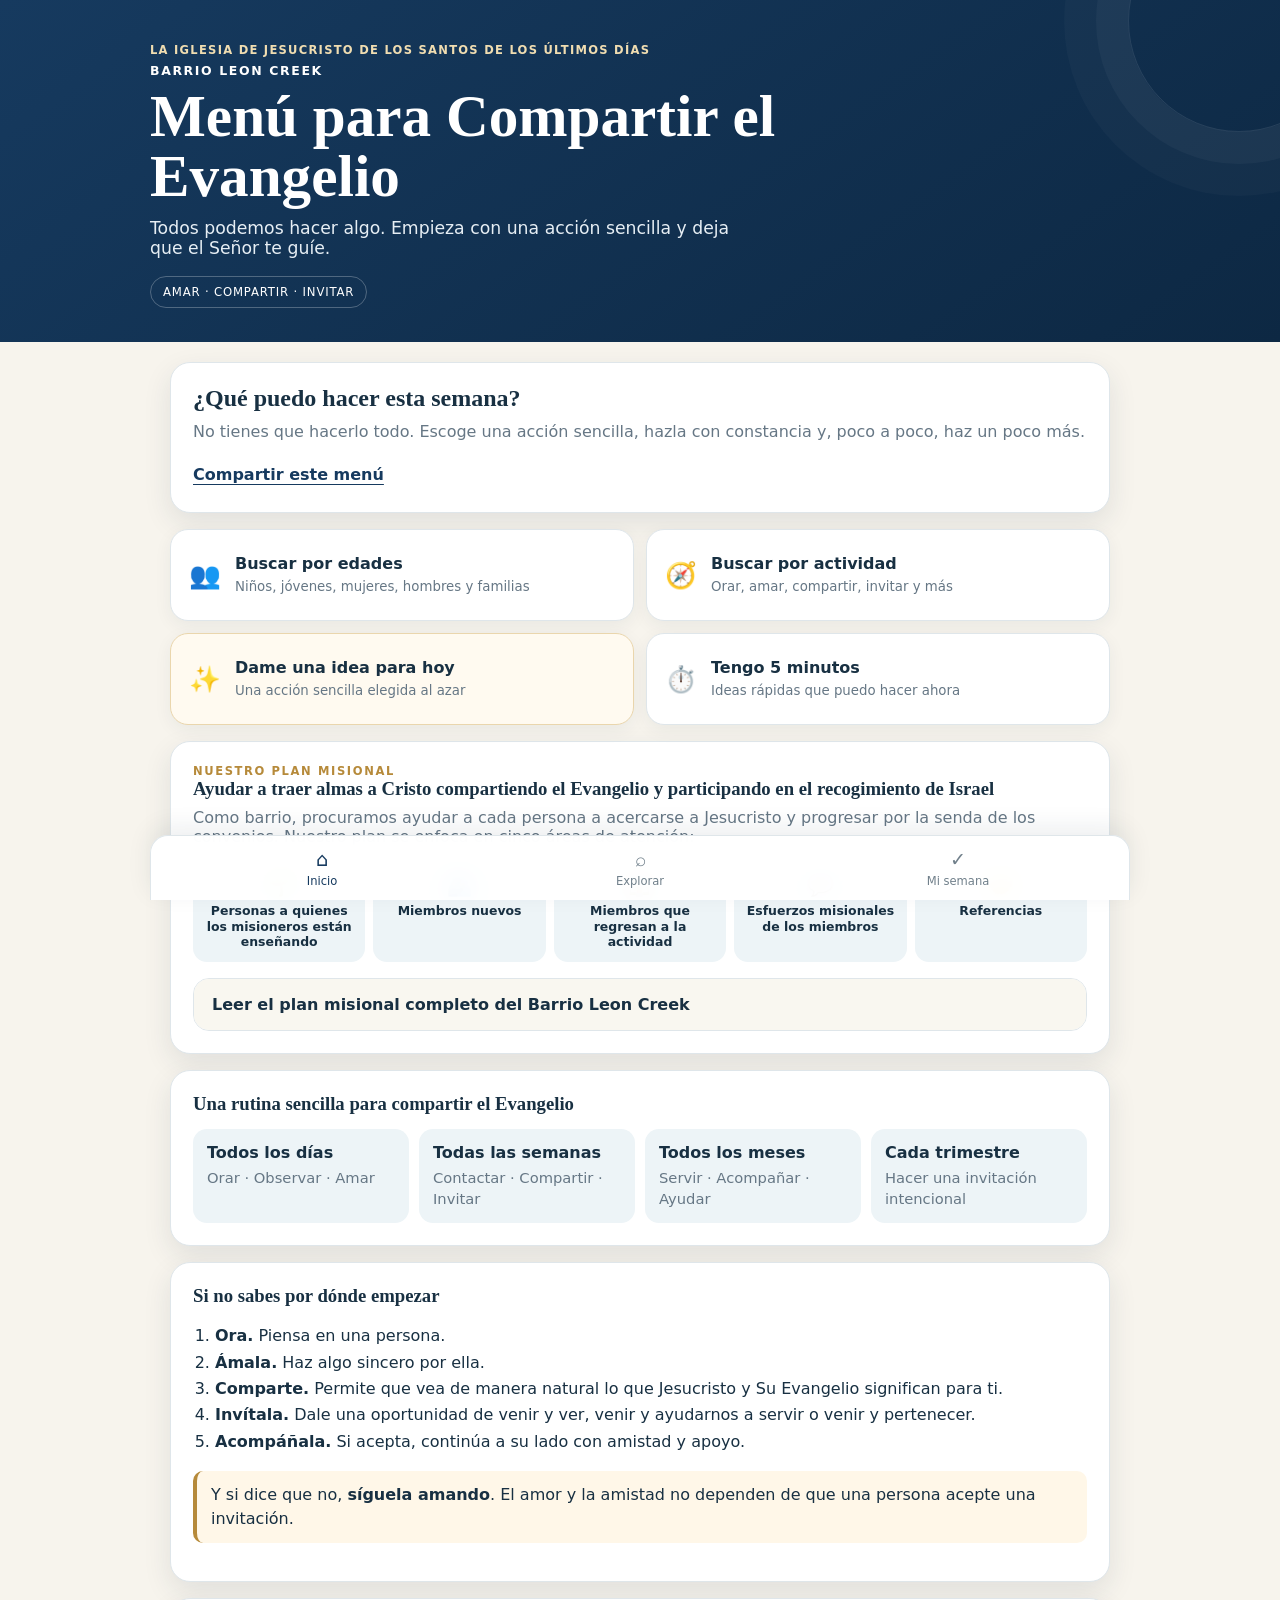
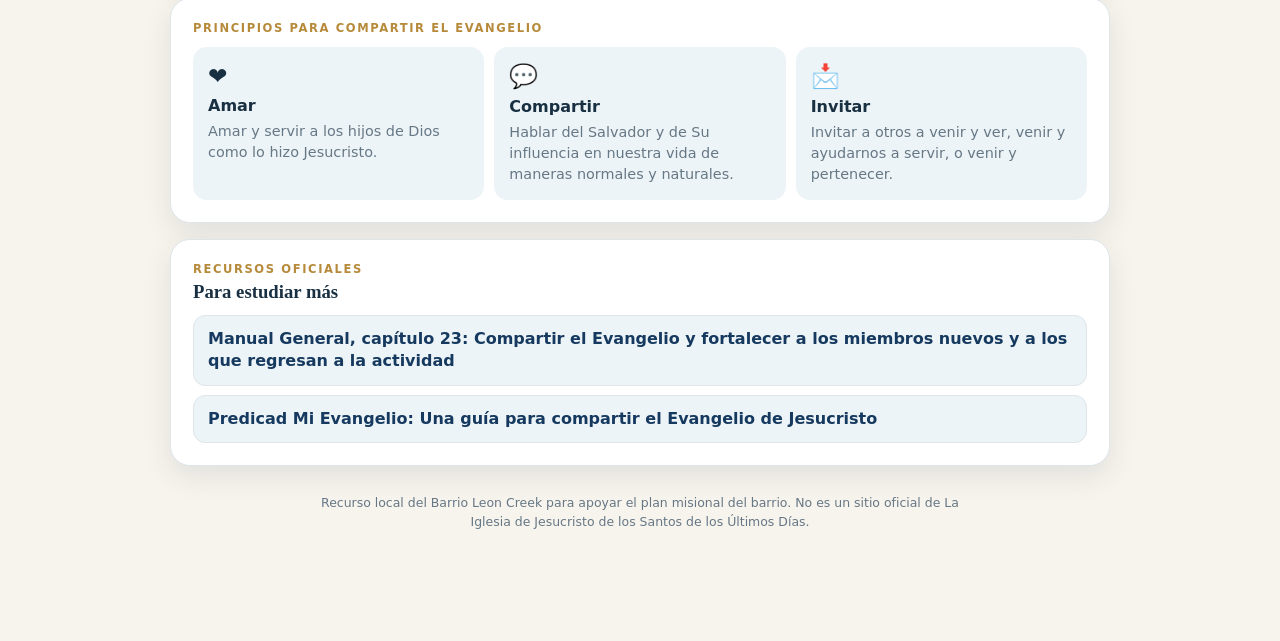
<file: index.html>
<!doctype html>
<html lang="es">
<head>
  <meta charset="utf-8" />
  <meta name="viewport" content="width=device-width,initial-scale=1,viewport-fit=cover" />
  <meta name="theme-color" content="#163a5f" />
  <meta name="description" content="Menú para compartir el Evangelio del Barrio Leon Creek: ideas sencillas para amar, compartir e invitar." />
  <meta property="og:title" content="Menú para Compartir el Evangelio | Barrio Leon Creek" />
  <meta property="og:description" content="Ideas sencillas y prácticas para amar, compartir e invitar." />
  <meta property="og:type" content="website" />
  <title>Menú para Compartir el Evangelio | Barrio Leon Creek</title>
  <link rel="manifest" href="manifest.json" />
  <link rel="icon" href="icon.svg" type="image/svg+xml" />
  <link rel="stylesheet" href="styles.css" />
</head>
<body>
  <header class="hero">
    <div class="hero-inner">
      <div class="church-name">LA IGLESIA DE JESUCRISTO DE LOS SANTOS DE LOS ÚLTIMOS DÍAS</div>
      <div class="ward-name">BARRIO LEON CREEK</div>
      <h1>Menú para Compartir el Evangelio</h1>
      <p>Todos podemos hacer algo. Empieza con una acción sencilla y deja que el Señor te guíe.</p>
      <div class="motto">AMAR · COMPARTIR · INVITAR</div>
    </div>
  </header>

  <main id="app" class="app-shell" aria-live="polite">
    <section id="homeView" class="view active">
      <div class="intro-card">
        <h2>¿Qué puedo hacer esta semana?</h2>
        <p>No tienes que hacerlo todo. Escoge una acción sencilla, hazla con constancia y, poco a poco, haz un poco más.</p>
              <div class="intro-actions">
          <button id="shareSite" class="link-button">Compartir este menú</button>
        </div>
      </div>

      <div class="quick-grid">
        <button class="quick-card" data-home-action="groups">
          <span class="quick-icon">👥</span>
          <span><strong>Buscar por edades</strong><small>Niños, jóvenes, mujeres, hombres y familias</small></span>
        </button>
        <button class="quick-card" data-home-action="categories">
          <span class="quick-icon">🧭</span>
          <span><strong>Buscar por actividad</strong><small>Orar, amar, compartir, invitar y más</small></span>
        </button>
        <button class="quick-card accent" data-home-action="today">
          <span class="quick-icon">✨</span>
          <span><strong>Dame una idea para hoy</strong><small>Una acción sencilla elegida al azar</small></span>
        </button>
        <button class="quick-card" data-home-action="five">
          <span class="quick-icon">⏱️</span>
          <span><strong>Tengo 5 minutos</strong><small>Ideas rápidas que puedo hacer ahora</small></span>
        </button>
      </div>

      <section class="focus-card">
        <div class="eyebrow dark">NUESTRO PLAN MISIONAL</div>
        <h3>Ayudar a traer almas a Cristo compartiendo el Evangelio y participando en el recogimiento de Israel</h3>
        <p>Como barrio, procuramos ayudar a cada persona a acercarse a Jesucristo y progresar por la senda de los convenios. Nuestro plan se enfoca en cinco áreas de atención:</p>
        <div class="focus-grid">
          <div><span>🌱</span><strong>Personas a quienes los misioneros están enseñando</strong></div>
          <div><span>🫂</span><strong>Miembros nuevos</strong></div>
          <div><span>🏠</span><strong>Miembros que regresan a la actividad</strong></div>
          <div><span>💬</span><strong>Esfuerzos misionales de los miembros</strong></div>
          <div><span>🤝</span><strong>Referencias</strong></div>
        </div>

        <details class="plan-details">
          <summary>Leer el plan misional completo del Barrio Leon Creek</summary>
          <div class="plan-content">
            <div class="plan-meta"><strong>Plan Misional del Barrio Leon Creek</strong><span>Año: 2025</span></div>

            <h4>Declaración de misión</h4>
            <p>Nuestra misión es ayudar a traer almas a Cristo compartiendo el Evangelio y participando en el recogimiento de Israel. Estamos comprometidos a:</p>
            <ul>
              <li>Invitar a las personas a quienes los misioneros están enseñando a venir a Cristo por medio de amistad sincera, invitaciones inspiradas y esfuerzos misionales apoyados por los miembros.</li>
              <li>Fortalecer a los miembros nuevos, procurando que se sientan bienvenidos, apoyados y firmemente arraigados en el Evangelio por medio de la enseñanza continua y relaciones significativas.</li>
              <li>Fortalecer a los miembros que regresan a la actividad brindándoles amor, amistad, servicio, alimento espiritual y oportunidades apropiadas de servir.</li>
              <li>Fortalecer los esfuerzos misionales de los miembros al alentar a todos a compartir sus testimonios, invitar a otras personas y participar activamente en la obra de compartir el Evangelio.</li>
              <li>Cultivar y dar seguimiento a las referencias para asegurarnos de que toda persona que esté buscando la verdad reciba la oportunidad de aprender acerca del Evangelio restaurado.</li>
            </ul>
            <p>A través de estos esfuerzos, construiremos una cultura de amor, testimonio y acción, participando activamente en el recogimiento de Israel y ayudando a otras personas a venir a Cristo.</p>

            <details>
              <summary>Metas misionales del barrio</summary>
              <div class="plan-section">
                <h5>1. Invitar a las personas a quienes los misioneros están enseñando</h5>
                <ul>
                  <li>Facilitar ___ citas de enseñanza por semana con los misioneros de tiempo completo.</li>
                  <li>Animar a los miembros a invitar al menos a una persona a la reunión sacramental o a una actividad por trimestre.</li>
                </ul>
                <h5>2. Fortalecer a los miembros nuevos</h5>
                <ul>
                  <li>Meta de ___ bautismos este año mediante la obra misional apoyada por los miembros.</li>
                  <li>Procurar que el 100 % de los miembros nuevos reciban hermanos o hermanas ministrantes, amistades significativas y oportunidades apropiadas de servir; cuando corresponda, esto puede incluir un llamamiento.</li>
                  <li>Ayudar a cada miembro nuevo a desarrollar amistades significativas con miembros del barrio y a sentirse parte de la Iglesia.</li>
                </ul>
                <h5>3. Fortalecer a los miembros que regresan a la actividad</h5>
                <ul>
                  <li>Brindar amistad, ministración e invitaciones personales a ___ miembros que regresan a la actividad.</li>
                  <li>Organizar ___ visitas domiciliarias por mes con el Cuórum de Élderes y la Sociedad de Socorro para llegar a estos miembros.</li>
                  <li>Planificar actividades trimestrales que ayuden a fortalecer amistades y conexiones espirituales.</li>
                </ul>
                <h5>4. Fortalecer los esfuerzos misionales de los miembros</h5>
                <ul>
                  <li>Animar a cada miembro o familia a orar diariamente por oportunidades para compartir el Evangelio.</li>
                  <li>Establecer como meta que cada miembro invite a un amigo a la reunión sacramental o a una actividad por trimestre.</li>
                  <li>Realizar una capacitación trimestral durante la segunda hora de un quinto domingo para ayudar a los miembros a sentirse seguros al compartir el Evangelio.</li>
                </ul>
                <h5>5. Cultivar referencias</h5>
                <ul>
                  <li>Animar a los miembros a compartir ___ referencias por mes, procurando que cada referencia reciba seguimiento oportuno y respetuoso.</li>
                  <li>Establecer un sistema de seguimiento de referencias para garantizar un seguimiento oportuno y la participación de los miembros.</li>
                  <li>Organizar domingos mensuales de “Invitar a un amigo”, en los que se anima a los miembros a llevar amigos a la reunión sacramental.</li>
                </ul>
              </div>
            </details>

            <details>
              <summary>Plan de acción del barrio</summary>
              <div class="plan-section">
                <h5>1. Personas a quienes los misioneros están enseñando</h5>
                <p><strong>Objetivo:</strong> Facilitar ___ citas de enseñanza por semana y alentar a los miembros a invitar al menos a una persona a la reunión sacramental o a una actividad por trimestre.</p>
                <ul>
                  <li>Coordinar con los misioneros de tiempo completo para establecer un plan semanal para las lecciones y asegurar la participación de miembros.</li>
                  <li>Asignar a un miembro para acompañar a los misioneros en cada lección cuando sea posible.</li>
                  <li>Asignar a miembros del barrio para invitar personalmente a estas personas y sentarse con ellas en la reunión sacramental.</li>
                  <li>Crear un proceso de seguimiento para que los miembros se comuniquen después de cada experiencia en la Iglesia.</li>
                </ul>

                <h5>2. Miembros nuevos</h5>
                <p><strong>Objetivo:</strong> Procurar que el 100 % de los miembros nuevos tengan hermanos o hermanas ministrantes, amistades significativas y oportunidades apropiadas de servir; cuando corresponda, esto puede incluir un llamamiento.</p>
                <ul>
                  <li>Coordinar para que los miembros nuevos tengan hermanos o hermanas ministrantes y amistades significativas en el barrio.</li>
                  <li>Coordinar con el obispado oportunidades apropiadas para servir y relacionarse con otros miembros del barrio.</li>
                  <li>Asegurarse de que los misioneros, líderes del barrio y familias amigas continúen enseñando y apoyando después del bautismo.</li>
                  <li>Realizar una reunión trimestral de orientación para miembros nuevos sobre recursos, organizaciones y oportunidades para servir.</li>
                  <li>Alentar a los miembros nuevos a prepararse para recibir una recomendación para el templo para bautismos y confirmaciones por representante, cuando corresponda.</li>
                </ul>

                <h5>3. Miembros que regresan a la actividad</h5>
                <p><strong>Objetivo:</strong> Brindar amistad, ministración e invitaciones personales a ___ miembros que regresan a la actividad y organizar ___ visitas domiciliarias por mes con el Cuórum de Élderes y la Sociedad de Socorro.</p>
                <ul>
                  <li>Coordinar mensualmente con el Cuórum de Élderes y la Sociedad de Socorro para identificar a las personas que podrían beneficiarse de amistad, ministración y apoyo adicionales.</li>
                  <li>Coordinar con familias o personas que ya tengan, o puedan desarrollar, una relación sincera con estos miembros para visitarlos, ministrarlos e invitarlos.</li>
                  <li>Organizar actividades interesantes como charlas fogoneras, noches sociales y proyectos de servicio.</li>
                  <li>Hacer invitaciones personalizadas antes de domingos especiales, como Pascua de Resurrección o Navidad.</li>
                  <li>Asegurarse de que cada invitación o visita vaya acompañada de apoyo y amistad constantes.</li>
                </ul>

                <h5>4. Esfuerzos misionales de los miembros</h5>
                <p><strong>Objetivo:</strong> Alentar a cada miembro o familia a orar diariamente por oportunidades para compartir el Evangelio e invitar a un amigo a la reunión sacramental o a una actividad por trimestre.</p>
                <ul>
                  <li>Proponer invitaciones o desafíos sencillos que ayuden a los miembros a amar, compartir e invitar de manera normal y natural.</li>
                  <li>Realizar charlas fogoneras misionales trimestrales sobre cómo compartir el Evangelio de manera natural en la vida diaria.</li>
                  <li>Invitar a miembros a compartir experiencias apropiadas sobre cómo han compartido el Evangelio.</li>
                  <li>Distribuir materiales para ayudar a las familias a hablar en casa acerca de compartir el Evangelio.</li>
                  <li>Alentar a los miembros a compartir mensajes edificantes en línea e invitar a amigos a eventos de la Iglesia.</li>
                </ul>

                <h5>5. Referencias</h5>
                <p><strong>Objetivo:</strong> Animar a los miembros a compartir ___ referencias de calidad por mes y asegurarse de que cada una reciba seguimiento.</p>
                <ul>
                  <li>Utilizar un documento compartido o un informe mensual para seguir el progreso de las referencias.</li>
                  <li>Cuando los miembros inviten a los misioneros a comer, fomentar una breve conversación acerca de personas que podrían estar interesadas en el Evangelio.</li>
                  <li>Animar periódicamente a los miembros a invitar amigos a la reunión sacramental y procurar que los visitantes reciban una bienvenida cálida y natural.</li>
                  <li>Organizar proyectos de servicio del barrio donde miembros y misioneros puedan conocer a otras personas.</li>
                  <li>Animar a cada miembro a considerar en oración a una persona a quien pueda amar, servir, invitar o, cuando sea apropiado, presentar a los misioneros.</li>
                </ul>
              </div>
            </details>

            <details>
              <summary>Implementación, seguimiento y ajustes</summary>
              <div class="plan-section">
                <ul>
                  <li><strong>Consejo de barrio:</strong> revisar regularmente el progreso de las personas y del plan, y coordinar la ayuda necesaria entre las organizaciones.</li>
                  <li><strong>Reuniones de coordinación misional:</strong> coordinar semanalmente esfuerzos concretos para ayudar a las personas a progresar y para encontrar nuevas personas a quienes enseñar.</li>
                  <li><strong>Revisión y ajustes trimestrales:</strong> adaptar las estrategias en función de la eficacia y de la participación de los miembros.</li>
                </ul>
                <p class="plan-closing">Al trabajar juntos, podemos fortalecer nuestro barrio, apoyar a los misioneros y desempeñar un papel activo en el recogimiento de Israel.</p>
              </div>
            </details>
          </div>
        </details>
      </section>

      <section class="rhythm-card">
        <h3>Una rutina sencilla para compartir el Evangelio</h3>
        <div class="rhythm-grid">
          <div><strong>Todos los días</strong><span>Orar · Observar · Amar</span></div>
          <div><strong>Todas las semanas</strong><span>Contactar · Compartir · Invitar</span></div>
          <div><strong>Todos los meses</strong><span>Servir · Acompañar · Ayudar</span></div>
          <div><strong>Cada trimestre</strong><span>Hacer una invitación intencional</span></div>
        </div>
      </section>

      <section class="simple-path">
        <h3>Si no sabes por dónde empezar</h3>
        <ol>
          <li><b>Ora.</b> Piensa en una persona.</li>
          <li><b>Ámala.</b> Haz algo sincero por ella.</li>
          <li><b>Comparte.</b> Permite que vea de manera natural lo que Jesucristo y Su Evangelio significan para ti.</li>
          <li><b>Invítala.</b> Dale una oportunidad de venir y ver, venir y ayudarnos a servir o venir y pertenecer.</li>
          <li><b>Acompáñala.</b> Si acepta, continúa a su lado con amistad y apoyo.</li>
        </ol>
        <p class="love-note">Y si dice que no, <strong>síguela amando</strong>. El amor y la amistad no dependen de que una persona acepte una invitación.</p>
      </section>


      <section class="principles-card">
        <div class="eyebrow dark">PRINCIPIOS PARA COMPARTIR EL EVANGELIO</div>
        <div class="principles-grid">
          <div><span>❤️</span><strong>Amar</strong><p>Amar y servir a los hijos de Dios como lo hizo Jesucristo.</p></div>
          <div><span>💬</span><strong>Compartir</strong><p>Hablar del Salvador y de Su influencia en nuestra vida de maneras normales y naturales.</p></div>
          <div><span>📩</span><strong>Invitar</strong><p>Invitar a otros a venir y ver, venir y ayudarnos a servir, o venir y pertenecer.</p></div>
        </div>
      </section>

      <section class="official-resources">
        <div class="eyebrow dark">RECURSOS OFICIALES</div>
        <h3>Para estudiar más</h3>
        <div class="resource-links">
          <a href="https://www.churchofjesuschrist.org/study/manual/general-handbook/23?lang=spa" target="_blank" rel="noopener">Manual General, capítulo 23: Compartir el Evangelio y fortalecer a los miembros nuevos y a los que regresan a la actividad</a>
          <a href="https://www.churchofjesuschrist.org/study/manual/preach-my-gospel-2023?lang=spa" target="_blank" rel="noopener">Predicad Mi Evangelio: Una guía para compartir el Evangelio de Jesucristo</a>
        </div>
      </section>
      <p class="footer-note">Recurso local del Barrio Leon Creek para apoyar el plan misional del barrio. No es un sitio oficial de La Iglesia de Jesucristo de los Santos de los Últimos Días.</p>
    </section>

    <section id="exploreView" class="view">
      <div class="toolbar">
        <button class="back-button" id="backButton" aria-label="Regresar">←</button>
        <div>
          <div class="eyebrow dark">EXPLORAR</div>
          <h2 id="exploreTitle">Escoge una categoría</h2>
        </div>
      </div>
      <div id="chooser"></div>
      <div id="filterBar" class="filter-bar hidden">
        <div class="search-wrap">
          <input id="searchInput" type="search" placeholder="Buscar una idea…" autocomplete="off" />
        </div>
        <div id="groupFilter" class="difficulty-filter hidden" role="group" aria-label="Grupo de edad o tipo de miembro">
          <button class="group-chip active" data-group-filter="all">Todos</button>
          <button class="group-chip" data-group-filter="ninos">Niños</button>
          <button class="group-chip" data-group-filter="jovenes">Jóvenes</button>
          <button class="group-chip" data-group-filter="mujeres">Mujeres</button>
          <button class="group-chip" data-group-filter="hombres">Hombres</button>
          <button class="group-chip" data-group-filter="familias">Familias</button>
        </div>
        <div class="difficulty-filter" role="group" aria-label="Dificultad">
          <button class="chip active" data-difficulty="all">Todas</button>
          <button class="chip" data-difficulty="1">Fácil</button>
          <button class="chip" data-difficulty="2">Intermedio</button>
          <button class="chip" data-difficulty="3">Más participación</button>
        </div>
      </div>
      <div id="results"></div>
    </section>

    <section id="weekView" class="view">
      <div class="toolbar">
        <div>
          <div class="eyebrow dark">MI SEMANA</div>
          <h2>Mis compromisos</h2>
        </div>
      </div>
      <div id="weekSummary" class="week-summary"></div>
      <div id="weekTasks"></div>
      <div class="week-actions">
        <button id="shareWeek" class="primary-button">Compartir mi lista</button>
        <button id="clearWeek" class="secondary-button">Limpiar selección</button>
      </div>
    </section>
  </main>

  <nav class="bottom-nav" aria-label="Navegación principal">
    <button class="nav-item active" data-view="home"><span>⌂</span><small>Inicio</small></button>
    <button class="nav-item" data-view="explore"><span>⌕</span><small>Explorar</small></button>
    <button class="nav-item" data-view="week"><span>✓</span><small>Mi semana</small><em id="weekCount">0</em></button>
  </nav>

  <dialog id="ideaDialog" class="idea-dialog">
    <button class="dialog-close" id="dialogClose" aria-label="Cerrar">×</button>
    <div class="idea-spark">✨</div>
    <div class="eyebrow dark">IDEA PARA HOY</div>
    <h2 id="ideaTitle"></h2>
    <p id="ideaMeta" class="idea-meta"></p>
    <div class="dialog-actions">
      <button id="ideaAdd" class="primary-button">Lo haré esta semana</button>
      <button id="ideaAnother" class="secondary-button">Dame otra idea</button>
    </div>
  </dialog>

  <script src="app.js"></script>
</body>
</html>
</file>
<file: styles.css>
:root{
  --ink:#183042;
  --muted:#667785;
  --navy:#163a5f;
  --navy-2:#214f7d;
  --cream:#f7f4ed;
  --paper:#ffffff;
  --line:#dfe6ea;
  --soft:#edf4f7;
  --accent:#b68a3a;
  --success:#3f765a;
  --shadow:0 10px 28px rgba(25,48,66,.10);
  --radius:20px;
}
*{box-sizing:border-box}
html{scroll-behavior:smooth}
body{margin:0;font-family:Inter,ui-sans-serif,system-ui,-apple-system,BlinkMacSystemFont,"Segoe UI",sans-serif;color:var(--ink);background:var(--cream);padding-bottom:84px}
button,input{font:inherit}
button{cursor:pointer}
a{color:inherit}
.hero{background:linear-gradient(145deg,var(--navy),#0d2843);color:#fff;padding:42px 20px 34px;position:relative;overflow:hidden}
.hero:after{content:"";position:absolute;width:220px;height:220px;border:1px solid rgba(255,255,255,.10);border-radius:50%;right:-70px;top:-90px;box-shadow:0 0 0 32px rgba(255,255,255,.035),0 0 0 64px rgba(255,255,255,.025)}
.hero-inner{max-width:980px;margin:0 auto;position:relative;z-index:1}
.hero h1{font-family:Georgia,"Times New Roman",serif;font-size:clamp(2rem,6vw,3.7rem);line-height:1.02;margin:8px 0 12px;max-width:780px;font-weight:600}
.hero p{font-size:1.08rem;max-width:580px;margin:0 0 18px;color:#e6eef4}
.eyebrow{font-size:.72rem;letter-spacing:.14em;font-weight:800;color:#e7c985}
.church-name{font-size:.72rem;letter-spacing:.11em;font-weight:700;color:#f0ddb1;max-width:760px;line-height:1.45}.ward-name{font-size:.78rem;letter-spacing:.13em;font-weight:800;color:#fff;margin-top:4px}
.eyebrow.dark{color:var(--accent)}
.motto{display:inline-block;border:1px solid rgba(255,255,255,.26);border-radius:999px;padding:8px 12px;font-size:.73rem;letter-spacing:.07em}
.app-shell{max-width:980px;margin:0 auto;padding:20px}
.view{display:none}.view.active{display:block}
.intro-card,.focus-card,.rhythm-card,.simple-path,.week-summary{background:var(--paper);border:1px solid var(--line);border-radius:var(--radius);padding:22px;box-shadow:var(--shadow)}
.intro-card h2,.toolbar h2,.focus-card h3,.rhythm-card h3,.simple-path h3{margin:0 0 8px;font-family:Georgia,"Times New Roman",serif;font-weight:600}
.intro-card p{margin:0;color:var(--muted);line-height:1.55}.intro-actions{margin-top:14px}.link-button{border:0;background:transparent;color:var(--navy);font-weight:750;padding:6px 0;text-decoration:underline;text-underline-offset:4px}
.quick-grid{display:grid;grid-template-columns:repeat(2,minmax(0,1fr));gap:12px;margin:16px 0}
.quick-card{display:flex;gap:14px;text-align:left;align-items:center;border:1px solid var(--line);background:var(--paper);border-radius:18px;padding:18px;box-shadow:0 5px 18px rgba(25,48,66,.06);color:var(--ink);min-height:92px}
.quick-card:hover{transform:translateY(-1px);border-color:#c5d4dc}.quick-card.accent{background:#fffaf0;border-color:#ead6ad}
.quick-icon{font-size:1.6rem}.quick-card strong{display:block;margin-bottom:5px}.quick-card small{display:block;color:var(--muted);line-height:1.35}
.focus-card{margin:16px 0}.focus-card p{color:var(--muted);margin:8px 0 14px}
.focus-grid{display:grid;grid-template-columns:repeat(5,minmax(0,1fr));gap:8px}
.focus-grid div{background:var(--soft);padding:12px;border-radius:14px;text-align:center}
.focus-grid span{display:block;font-size:1.35rem;margin-bottom:6px}
.focus-grid strong{font-size:.78rem;line-height:1.25;display:block}
.plan-details{margin-top:16px;border:1px solid var(--line);border-radius:16px;background:#fcfcfa;overflow:hidden}
.plan-details>summary{list-style:none;cursor:pointer;padding:16px 18px;font-weight:700;background:#f9f7f0}
.plan-details>summary::-webkit-details-marker{display:none}
.plan-content{padding:18px;border-top:1px solid var(--line)}
.plan-meta{display:flex;gap:10px;flex-wrap:wrap;margin-bottom:14px;color:var(--muted);font-size:.95rem;align-items:center}.plan-meta strong{color:var(--ink);font-size:1rem}
.plan-content h4{font-family:Georgia,"Times New Roman",serif;font-size:1.25rem;margin:8px 0 12px}
.plan-content h5{font-size:1rem;margin:16px 0 8px;color:var(--navy)}
.plan-content ul{padding-left:22px;line-height:1.62}
.plan-content li+li{margin-top:4px}
.plan-content details{margin-top:12px;border:1px solid var(--line);border-radius:14px;background:#fff}
.plan-content details>summary{padding:12px 14px;cursor:pointer;font-weight:700;color:var(--navy);list-style:none}
.plan-content details>summary::-webkit-details-marker{display:none}
.plan-section{padding:0 14px 14px}
.plan-closing{margin:0;padding:12px 14px;background:#fff7e8;border-left:4px solid var(--accent);border-radius:10px;line-height:1.5}
.principles-card{background:var(--paper);border:1px solid var(--line);border-radius:var(--radius);padding:22px;box-shadow:var(--shadow);margin:16px 0}.principles-grid{display:grid;grid-template-columns:repeat(3,minmax(0,1fr));gap:10px;margin-top:12px}.principles-grid>div{background:var(--soft);border-radius:14px;padding:15px}.principles-grid span{font-size:1.45rem;display:block;margin-bottom:7px}.principles-grid strong{display:block;margin-bottom:6px}.principles-grid p{margin:0;color:var(--muted);line-height:1.45;font-size:.9rem}
.rhythm-card{margin:16px 0}.rhythm-grid{display:grid;grid-template-columns:repeat(4,minmax(0,1fr));gap:10px;margin-top:14px}.rhythm-grid div{background:var(--soft);border-radius:14px;padding:14px}.rhythm-grid strong{display:block;margin-bottom:6px}.rhythm-grid span{color:var(--muted);font-size:.92rem;line-height:1.4}
.simple-path ol{padding-left:22px;line-height:1.65;margin-bottom:12px}.love-note{background:#fff7e8;border-left:4px solid var(--accent);padding:12px 14px;border-radius:10px;line-height:1.5}
.toolbar{display:flex;align-items:center;gap:12px;margin:4px 0 16px}.toolbar h2{margin:2px 0 0}.back-button{border:1px solid var(--line);background:#fff;width:42px;height:42px;border-radius:50%;font-size:1.2rem;color:var(--ink)}
.choice-grid{display:grid;grid-template-columns:repeat(3,minmax(0,1fr));gap:12px}.choice-card{border:1px solid var(--line);background:#fff;border-radius:18px;padding:20px 16px;text-align:left;box-shadow:0 5px 18px rgba(25,48,66,.06);color:var(--ink)}.choice-card:hover{border-color:#c0d1da}.choice-card span{font-size:1.5rem;display:block;margin-bottom:10px}.choice-card strong{display:block}.choice-card small{display:block;color:var(--muted);margin-top:5px;line-height:1.35}
.filter-bar{margin:16px 0}.hidden{display:none!important}.search-wrap input{width:100%;padding:14px 15px;border:1px solid var(--line);background:#fff;border-radius:14px;color:var(--ink);outline:none}.search-wrap input:focus{border-color:#8ba6b8;box-shadow:0 0 0 3px rgba(22,58,95,.08)}
.difficulty-filter{display:flex;gap:8px;overflow-x:auto;padding:10px 0 2px;scrollbar-width:none}.chip,.group-chip{white-space:nowrap;border:1px solid var(--line);background:#fff;border-radius:999px;padding:8px 12px;color:var(--muted);font-size:.84rem}.chip.active,.group-chip.active{background:var(--navy);border-color:var(--navy);color:#fff}
.results-heading{display:flex;justify-content:space-between;align-items:end;margin:18px 0 10px}.results-heading h3{font-family:Georgia,"Times New Roman",serif;margin:0}.results-heading span{font-size:.82rem;color:var(--muted)}
.task-list{display:grid;gap:10px}.task-card{background:#fff;border:1px solid var(--line);border-radius:16px;padding:16px;display:grid;grid-template-columns:1fr auto;gap:12px;align-items:center;box-shadow:0 4px 14px rgba(25,48,66,.045)}.task-card.selected{border-color:#9fbdad;background:#fbfffc}.task-title{font-weight:680;line-height:1.42}.task-meta{display:flex;gap:7px;flex-wrap:wrap;margin-top:9px}.badge{font-size:.72rem;padding:5px 8px;border-radius:999px;background:var(--soft);color:var(--muted)}.badge.diff1{background:#eef7ef;color:#35644e}.badge.diff2{background:#fff4df;color:#7a5a1f}.badge.diff3{background:#eef2fb;color:#36518e}.task-action{border:1px solid var(--line);background:#fff;border-radius:12px;padding:11px 14px;font-weight:650;color:var(--ink);min-width:118px}.task-card.selected .task-action{background:var(--success);color:#fff;border-color:var(--success)}
.empty{background:#fff;border:1px dashed #cbd7dd;border-radius:18px;padding:30px;text-align:center;color:var(--muted)}
.week-summary{display:flex;justify-content:space-between;align-items:center;margin-bottom:14px}.week-summary strong{font-size:1.8rem;color:var(--navy)}.week-summary span{color:var(--muted)}
.week-actions{display:grid;grid-template-columns:1fr 1fr;gap:10px;margin-top:16px}.primary-button,.secondary-button{border-radius:13px;padding:12px 15px;font-weight:750}.primary-button{border:1px solid var(--navy);background:var(--navy);color:#fff}.secondary-button{border:1px solid var(--line);background:#fff;color:var(--ink)}
.bottom-nav{position:fixed;left:50%;bottom:0;transform:translateX(-50%);width:min(100%,980px);background:rgba(255,255,255,.96);backdrop-filter:blur(12px);border:1px solid var(--line);border-bottom:0;border-radius:18px 18px 0 0;padding:8px 12px calc(8px + env(safe-area-inset-bottom));display:grid;grid-template-columns:repeat(3,1fr);z-index:50;box-shadow:0 -8px 24px rgba(25,48,66,.08)}.nav-item{position:relative;border:0;background:transparent;color:#71808b;padding:4px 8px}.nav-item span{font-size:1.2rem;display:block}.nav-item small{display:block;font-size:.72rem;margin-top:3px}.nav-item.active{color:var(--navy)}.nav-item em{position:absolute;right:24%;top:3px;min-width:18px;height:18px;line-height:18px;font-style:normal;background:var(--accent);color:#fff;border-radius:999px;font-size:.68rem;padding:0 5px;display:none}.nav-item em.show{display:inline-block}
.idea-dialog{border:0;border-radius:22px;padding:26px;width:min(92vw,520px);color:var(--ink);box-shadow:0 24px 80px rgba(0,0,0,.22)}.idea-dialog::backdrop{background:rgba(9,26,42,.58);backdrop-filter:blur(3px)}.dialog-close{position:absolute;right:12px;top:10px;border:0;background:transparent;font-size:1.7rem;color:var(--muted)}.idea-spark{font-size:2.2rem;margin-bottom:6px}.idea-dialog h2{font-family:Georgia,"Times New Roman",serif;font-size:1.65rem;line-height:1.25;margin:8px 0}.idea-meta{color:var(--muted);margin:0 0 18px;line-height:1.5}.dialog-actions{display:grid;grid-template-columns:1fr 1fr;gap:10px}
.footer-note{color:var(--muted);font-size:.78rem;text-align:center;margin:28px auto 6px;max-width:640px;line-height:1.5}
@media(max-width:820px){.focus-grid{grid-template-columns:repeat(2,minmax(0,1fr))}.principles-grid{grid-template-columns:1fr}.rhythm-grid{grid-template-columns:1fr 1fr}.choice-grid{grid-template-columns:repeat(2,minmax(0,1fr))}}
@media(max-width:720px){.quick-grid,.choice-grid{grid-template-columns:1fr}.app-shell{padding:15px}.hero{padding:34px 18px 28px}.task-card{grid-template-columns:1fr}.task-action{width:100%}.week-actions,.dialog-actions{grid-template-columns:1fr}}
@media(max-width:430px){.rhythm-grid,.focus-grid{grid-template-columns:1fr}.hero h1{font-size:2.25rem}.motto{font-size:.65rem}.intro-card,.rhythm-card,.simple-path,.focus-card{padding:18px}}
@media(prefers-reduced-motion:no-preference){.quick-card,.choice-card,.task-card{transition:.15s ease}.quick-card:hover,.choice-card:hover{transform:translateY(-2px)}}

button:focus-visible,input:focus-visible,summary:focus-visible{outline:3px solid rgba(22,58,95,.28);outline-offset:3px}
@media print{.bottom-nav,.quick-grid,.intro-actions,.task-action,.dialog-actions{display:none!important}body{padding-bottom:0;background:#fff}.hero{background:#fff;color:#111;padding:10px 0}.hero p,.church-name,.ward-name{color:#111}.motto{border-color:#aaa}.app-shell{max-width:none;padding:0}.intro-card,.focus-card,.rhythm-card,.simple-path,.principles-card{box-shadow:none;border:1px solid #bbb;break-inside:avoid}}

.official-resources{background:var(--paper);border:1px solid var(--line);border-radius:var(--radius);padding:22px;box-shadow:var(--shadow);margin:16px 0}.official-resources h3{font-family:Georgia,"Times New Roman",serif;margin:5px 0 12px}.resource-links{display:grid;gap:9px}.resource-links a{display:block;padding:12px 14px;border:1px solid var(--line);border-radius:12px;background:var(--soft);color:var(--navy);font-weight:650;text-decoration:none;line-height:1.4}.resource-links a:hover{text-decoration:underline}
</file>
